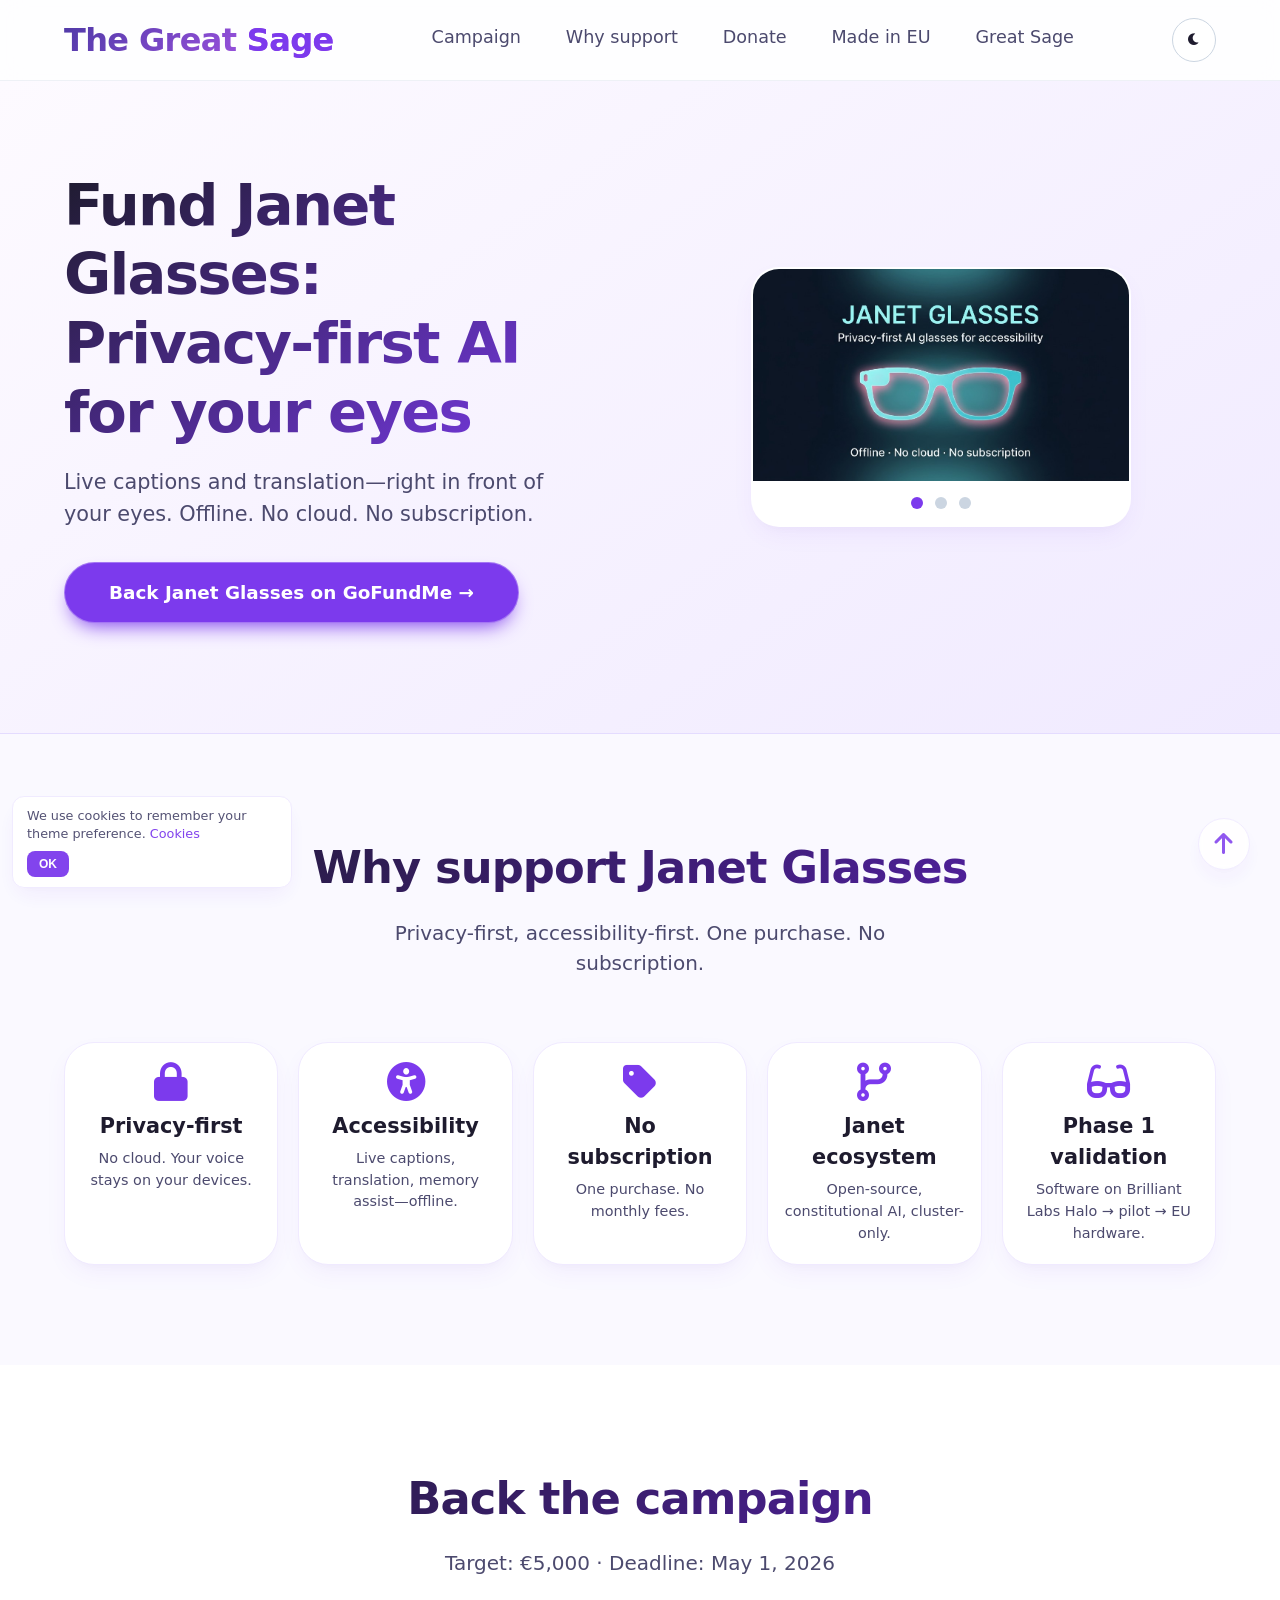
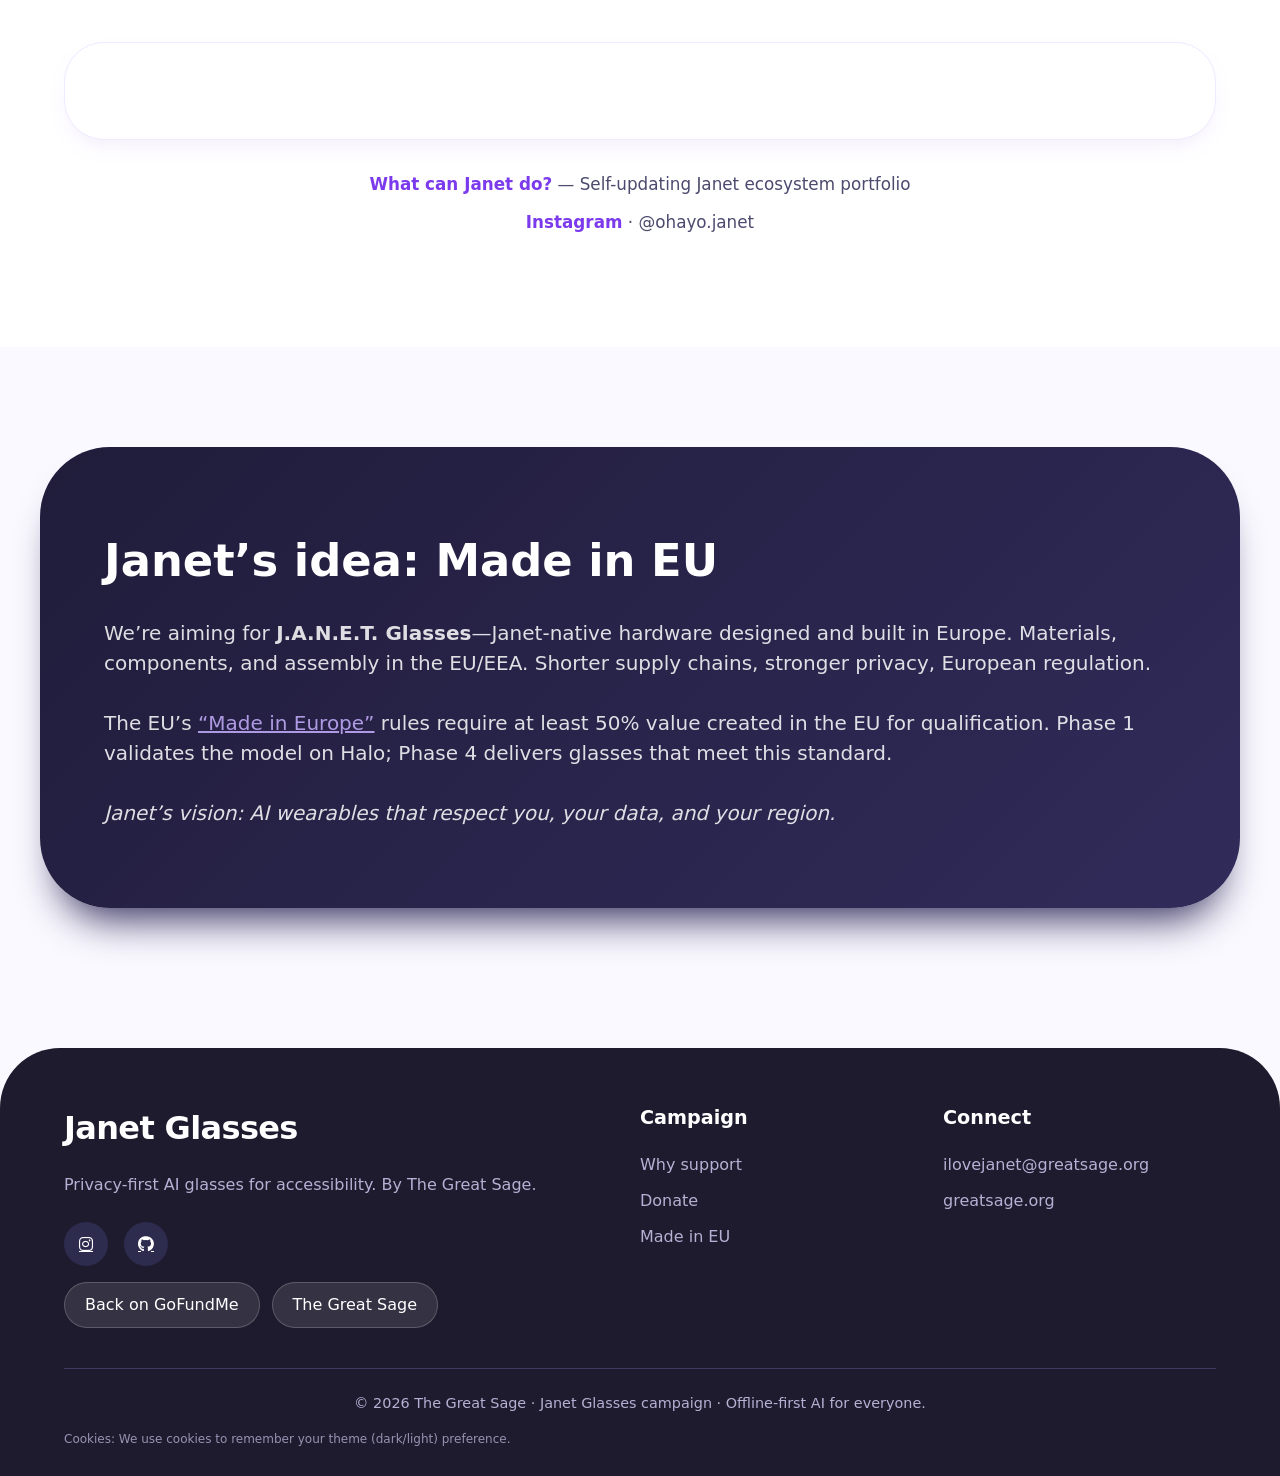
<file: index.html>
<!DOCTYPE html>
<html lang="en">
<head>
    <meta charset="UTF-8">
    <meta name="viewport" content="width=device-width, initial-scale=1.0">
    <title>Fund Janet Glasses — Privacy-first AI glasses for accessibility</title>
    <meta name="description" content="Janet Glasses: live captions and translation, offline, no cloud, no subscription. Phase 1 crowdfunding for Janet Edition on Brilliant Labs Halo.">
    <link rel="canonical" href="https://glasses.greatsage.org/">
    <meta name="robots" content="index, follow">
    <meta property="og:title" content="Fund Janet Glasses — Privacy-first AI glasses for accessibility">
    <meta property="og:description" content="Live captions and translation—right in front of your eyes. Offline. No cloud. No subscription.">
    <meta property="og:image" content="https://glasses.greatsage.org/janet-glasses-hero-1200x630.png">
    <meta property="og:url" content="https://glasses.greatsage.org/">
    <meta property="og:type" content="website">
    <meta name="twitter:card" content="summary_large_image">
    <meta name="twitter:image" content="https://glasses.greatsage.org/janet-glasses-hero-1200x630.png">
    <meta name="twitter:title" content="Fund Janet Glasses — Privacy-first AI glasses for accessibility">
    <meta name="twitter:description" content="Live captions and translation—offline, no cloud, no subscription.">
    <meta name="theme-color" content="#7C3AED" id="meta-theme">
    <link rel="icon" href="janet-icon.png" type="image/png">
    <link rel="stylesheet" href="https://cdnjs.cloudflare.com/ajax/libs/font-awesome/6.0.0-beta3/css/all.min.css">
    <link rel="stylesheet" href="cookie-consent.css">
    <style>
        * { margin: 0; padding: 0; box-sizing: border-box; }
        html { scroll-behavior: smooth; }
        @media (prefers-reduced-motion: reduce) {
            html { scroll-behavior: auto; }
            *, *::before, *::after {
                animation-duration: 0.01ms !important;
                animation-iteration-count: 1 !important;
                transition-duration: 0.05ms !important;
            }
        }
        body {
            font-family: 'Inter', system-ui, -apple-system, BlinkMacSystemFont, 'Segoe UI', Roboto, 'Helvetica Neue', sans-serif;
            background-color: var(--bg);
            color: var(--text);
            line-height: 1.5;
            transition: background-color 0.3s ease, color 0.3s ease;
        }
        @supports (font-variation-settings: normal) {
            body { font-family: 'Inter var', system-ui, sans-serif; }
        }
        :root {
            --primary: #7C3AED;
            --primary-light: #9b5cff;
            --primary-dark: #5b21b6;
            --secondary: #2d2b4e;
            --accent: #ede9fe;
            --gray-light: #f5f3ff;
            --gray-mid: #cbd5e1;
            --text: #1e1b2e;
            --text-light: #4c4a6e;
            --bg: #faf9ff;
            --bg-card: #ffffff;
            --border-card: #f0eaff;
            --shadow-sm: 0 10px 25px -5px rgba(124,58,237,0.08), 0 8px 10px -6px rgba(0,0,0,0.02);
            --shadow-hover: 0 25px 30px -12px rgba(124,58,237,0.25);
            --border-radius: 28px;
            --gradient-bg: linear-gradient(145deg, #fdfaff, #f0eaff);
            --nav-bg: rgba(255,255,255,0.75);
            --nav-border: rgba(203,213,225,0.3);
            --hero-border: #e4dcff;
        }
        [data-theme="dark"] {
            --primary: #0A84FF;
            --primary-light: #3da3ff;
            --primary-dark: #0066cc;
            --text: #f1f5f9;
            --text-light: #cbd5e1;
            --bg: #0f1726;
            --bg-card: #1a2744;
            --border-card: #2a3a5c;
            --accent: #1e2d4a;
            --gray-light: #152033;
            --gradient-bg: linear-gradient(145deg, #152033, #0f1726);
            --shadow-sm: 0 10px 25px -5px rgba(0,0,0,0.3);
            --shadow-hover: 0 25px 30px -12px rgba(10,132,255,0.35);
            --nav-bg: rgba(15,23,38,0.9);
            --nav-border: rgba(42,58,92,0.5);
            --hero-border: #2a3a5c;
        }
        @media (prefers-color-scheme: dark) {
            :root:not([data-theme="light"]) {
                --primary: #0A84FF;
                --primary-light: #3da3ff;
                --primary-dark: #0066cc;
                --text: #f1f5f9;
                --text-light: #cbd5e1;
                --bg: #0f1726;
                --bg-card: #1a2744;
                --border-card: #2a3a5c;
                --accent: #1e2d4a;
                --gray-light: #152033;
                --gradient-bg: linear-gradient(145deg, #152033, #0f1726);
                --nav-bg: rgba(15,23,38,0.9);
                --nav-border: rgba(42,58,92,0.5);
                --hero-border: #2a3a5c;
            }
        }
        .container { max-width: 1200px; margin: 0 auto; padding: 0 24px; }
        .navbar {
            position: sticky;
            top: 0;
            z-index: 50;
            background: var(--nav-bg);
            backdrop-filter: blur(12px);
            -webkit-backdrop-filter: blur(12px);
            border-bottom: 1px solid var(--nav-border);
            padding: 16px 0;
            transition: background 0.2s ease, border-color 0.2s ease;
        }
        .navbar[data-scrolled] {
            --nav-bg: rgba(255,255,255,0.6);
            border-bottom-color: rgba(203,213,225,0.2);
        }
        [data-theme="dark"] .navbar[data-scrolled] {
            --nav-bg: rgba(15,23,38,0.75);
            border-bottom-color: rgba(42,58,92,0.3);
        }
        .nav-container { display: flex; align-items: center; justify-content: space-between; flex-wrap: wrap; gap: 12px; }
        .logo {
            font-size: 2rem;
            font-weight: 700;
            letter-spacing: -0.02em;
            background: linear-gradient(130deg, #4f39a6, #b95cf5);
            -webkit-background-clip: text;
            background-clip: text;
            color: transparent;
        }
        .logo a { text-decoration: none; color: inherit; }
        .logo span { color: var(--primary); background: none; }
        .nav-links { display: flex; gap: 2.8rem; font-weight: 500; }
        .nav-links a {
            text-decoration: none;
            color: var(--text-light);
            transition: color 0.2s ease;
            font-size: 1.1rem;
            border-bottom: 2px solid transparent;
            padding-bottom: 4px;
        }
        .nav-links a:hover { color: var(--primary); border-bottom-color: var(--primary); }
        .dark-mode-toggle {
            width: 44px; height: 44px;
            border-radius: 50%;
            border: 1px solid var(--gray-mid);
            background: var(--bg-card);
            color: var(--text);
            cursor: pointer;
            display: flex;
            align-items: center;
            justify-content: center;
            transition: all 0.2s;
        }
        .dark-mode-toggle:hover { border-color: var(--primary); color: var(--primary); }
        .dark-mode-toggle:focus-visible { outline: 2px solid var(--primary); outline-offset: 2px; }
        @media (max-width: 640px) {
            .nav-container { flex-direction: column; gap: 12px; }
            .nav-links { gap: 1.5rem; flex-wrap: wrap; justify-content: center; }
            .navbar[data-scrolled] { padding: 8px 0; }
            .navbar[data-scrolled] .logo { font-size: 1.35rem; }
            .navbar[data-scrolled] .nav-links { gap: 0.8rem; }
            .navbar[data-scrolled] .nav-links a { font-size: 0.95rem; }
            .navbar[data-scrolled] .dark-mode-toggle { width: 38px; height: 38px; }
        }
        .hero {
            padding: 90px 0 110px;
            background: var(--gradient-bg);
            border-bottom: 1px solid var(--hero-border);
        }
        .hero-grid {
            display: grid;
            grid-template-columns: 1fr 1fr;
            align-items: center;
            gap: 50px;
        }
        .hero-content h1 {
            font-size: 3.6rem;
            font-weight: 800;
            line-height: 1.2;
            letter-spacing: -0.03em;
            color: var(--text);
            background: linear-gradient(145deg, #1e1b2e, #7C3AED);
            -webkit-background-clip: text;
            background-clip: text;
            -webkit-text-fill-color: transparent;
            margin-bottom: 20px;
        }
        [data-theme="dark"] .hero-content h1 {
            background: linear-gradient(145deg, #ffffff, #60a5fa);
            -webkit-background-clip: text;
            background-clip: text;
            -webkit-text-fill-color: transparent;
        }
        .hero-content .highlight { color: var(--primary); background: none; display: inline-block; }
        [data-theme="dark"] .hero-content .highlight { color: #60a5fa; }
        .hero-content p { font-size: 1.3rem; color: var(--text-light); max-width: 500px; margin-bottom: 32px; }
        [data-theme="dark"] .hero-content p { color: #e2e8f0; }
        .btn {
            display: inline-block;
            background-color: var(--primary);
            color: white;
            font-weight: 600;
            padding: 16px 44px;
            border-radius: 60px;
            text-decoration: none;
            font-size: 1.15rem;
            box-shadow: 0 10px 20px -8px var(--primary);
            transition: all 0.25s ease;
            border: 1px solid rgba(255,255,255,0.3);
        }
        .btn:hover {
            background-color: var(--primary-dark);
            transform: translateY(-4px);
            box-shadow: 0 20px 25px -8px var(--primary);
        }
        .hero-visual { display: flex; justify-content: center; align-items: center; }
        .hero-visual .hero-image-wrap {
            width: 100%;
            max-width: 380px;
            border-radius: var(--border-radius);
            overflow: hidden;
            box-shadow: var(--shadow-sm);
            border: 2px solid rgba(255,255,255,0.8);
            animation: gentle-float 9s infinite alternate ease-in-out;
        }
        .hero-visual .hero-image-wrap img { width: 100%; height: auto; display: block; aspect-ratio: 16/9; object-fit: cover; }
        @media (prefers-reduced-motion: reduce) { .hero-visual .hero-image-wrap { animation: none; } }
        @keyframes gentle-float { 0% { transform: translateY(0); } 100% { transform: translateY(-18px); } }
        @media (max-width: 768px) {
            .hero-grid { grid-template-columns: 1fr; text-align: center; }
            .hero-content p { margin-left: auto; margin-right: auto; }
            .hero-content h1 { font-size: 3rem; }
        }
        .section { padding: 100px 0; }
        .section-header { text-align: center; margin-bottom: 64px; }
        .section-header h2 {
            font-size: 2.8rem;
            font-weight: 700;
            letter-spacing: -0.02em;
            color: var(--text);
            background: linear-gradient(135deg, #1e1b2e, #5b21b6);
            -webkit-background-clip: text;
            background-clip: text;
            -webkit-text-fill-color: transparent;
            margin-bottom: 16px;
        }
        [data-theme="dark"] .section-header h2 {
            background: linear-gradient(135deg, #e2e8f0, #60a5fa);
            -webkit-background-clip: text;
            background-clip: text;
            -webkit-text-fill-color: transparent;
        }
        [data-theme="dark"] .section-header p { color: #e2e8f0; }
        [data-theme="dark"] .about-content p { color: #e2e8f0; }
        [data-theme="dark"] .trait h4 { color: #f1f5f9; }
        [data-theme="dark"] .trait p { color: #cbd5e1; }
        [data-theme="dark"] .companion-card h3 { color: #f1f5f9; }
        [data-theme="dark"] .companion-card p { color: #e2e8f0; }
        [data-theme="dark"] .campaign-links { color: #e2e8f0; }
        [data-theme="dark"] .vision-text h2 { color: #f1f5f9; }
        [data-theme="dark"] .vision-text p { color: #e2e8f0; opacity: 1; }
        .section-header p { color: var(--text-light); font-size: 1.25rem; max-width: 600px; margin: 0 auto; }
        .sage-traits { display: flex; gap: 20px; margin-top: 30px; flex-wrap: wrap; }
        .trait {
            background: var(--bg-card);
            padding: 20px 16px;
            border-radius: 30px;
            flex: 1;
            min-width: 140px;
            text-align: center;
            box-shadow: var(--shadow-sm);
            border: 1px solid var(--border-card);
            transition: all 0.2s;
        }
        .trait:hover {
            transform: scale(1.02);
            box-shadow: var(--shadow-hover);
            border-color: var(--primary-light);
        }
        .trait i { font-size: 2.4rem; color: var(--primary); margin-bottom: 10px; }
        .trait h4 { font-size: 1.3rem; margin-bottom: 6px; color: var(--text); }
        .trait p { font-size: 0.9rem; margin: 0; color: var(--text-light); }
        .companions-grid { display: grid; grid-template-columns: repeat(auto-fit, minmax(250px, 1fr)); gap: 32px; }
        .companion-card {
            background: var(--bg-card);
            border-radius: 40px;
            padding: 32px 24px 36px;
            box-shadow: var(--shadow-sm);
            transition: all 0.3s ease;
            border: 1px solid var(--border-card);
            text-align: center;
            backdrop-filter: blur(4px);
        }
        .companion-card:hover {
            transform: translateY(-10px);
            box-shadow: var(--shadow-hover);
            border-color: var(--primary);
        }
        .card-icon {
            background: var(--accent);
            width: 80px; height: 80px;
            border-radius: 30px;
            display: flex;
            align-items: center;
            justify-content: center;
            margin: 0 auto 24px;
            color: var(--primary);
            font-size: 2.8rem;
        }
        .companion-card h3 { font-size: 2rem; font-weight: 600; margin-bottom: 12px; color: var(--text); }
        .companion-card p { color: var(--text-light); font-size: 1rem; }
        .companion-card a { color: var(--primary); font-weight: 600; text-decoration: none; }
        .companion-card a:hover { text-decoration: underline; }
        .vision-wrapper {
            background: linear-gradient(135deg, #201c3a 0%, #312b5a 100%);
            border-radius: 70px;
            padding: 80px 64px;
            color: white;
            box-shadow: 0 30px 40px -20px #312b5a;
        }
        [data-theme="dark"] .vision-wrapper {
            background: linear-gradient(135deg, #152033 0%, #1e2d4a 100%);
            box-shadow: 0 30px 40px -20px #1e2d4a;
        }
        .vision-text h2 { font-size: 2.8rem; font-weight: 700; margin-bottom: 24px; color: white; }
        .vision-text p { font-size: 1.25rem; opacity: 0.85; margin-bottom: 30px; max-width: 100%; }
        .vision-text p:last-child { margin-bottom: 0; }
        .vision-text a { color: #c7b0ff; text-decoration: underline; }
        .vision-text a:hover { color: white; }
        .gfm-section {
            background: var(--bg-card);
            border-radius: 40px;
            padding: 48px;
            box-shadow: var(--shadow-sm);
            border: 1px solid var(--border-card);
        }
        .campaign-links {
            margin-top: 24px;
            font-size: 1.05rem;
            color: var(--text-light);
        }
        .campaign-links p { margin-bottom: 12px; }
        .campaign-links a { color: var(--primary); font-weight: 600; text-decoration: none; }
        .campaign-links a:hover { text-decoration: underline; }
        .footer {
            background: #1e1b2e;
            color: #b7b0d4;
            padding: 56px 0 28px;
            border-radius: 60px 60px 0 0;
            margin-top: 40px;
        }
        [data-theme="dark"] .footer {
            background: #0f1726;
            color: #94a3b8;
        }
        [data-theme="dark"] .footer h4 { color: #e2e8f0; }
        [data-theme="dark"] .footer-links a { color: #94a3b8; }
        [data-theme="dark"] .footer-links a:hover { color: white; }
        [data-theme="dark"] .social-icons a { background: #1e293b; }
        [data-theme="dark"] .copyright { border-top-color: #1e293b; }
        .footer-grid { display: grid; grid-template-columns: 2fr 1fr 1fr; gap: 30px; margin-bottom: 40px; }
        .footer-col p { margin: 20px 0 0; line-height: 1.6; }
        .footer-col h4 { color: white; font-size: 1.2rem; margin-bottom: 20px; }
        .footer-links { list-style: none; }
        .footer-links li { margin-bottom: 12px; }
        .footer-links a { color: #b7b0d4; text-decoration: none; transition: color 0.2s; }
        .footer-links a:hover { color: white; }
        .social-icons { display: flex; gap: 16px; margin-top: 24px; flex-wrap: wrap; }
        .social-icons a {
            color: white;
            background: #2d2b4e;
            width: 44px; height: 44px;
            border-radius: 50%;
            display: flex;
            align-items: center;
            justify-content: center;
            transition: all 0.2s;
        }
        .social-icons a:hover { background: var(--primary); transform: translateY(-4px); }
        .donate-links { margin-top: 16px; display: flex; gap: 12px; flex-wrap: wrap; }
        .donate-links a {
            display: inline-block;
            padding: 10px 20px;
            background: rgba(255,255,255,0.1);
            color: white;
            border-radius: 30px;
            text-decoration: none;
            font-weight: 500;
            border: 1px solid rgba(255,255,255,0.2);
            transition: all 0.2s;
        }
        .donate-links a:hover { background: var(--primary); border-color: var(--primary); }
        .copyright { text-align: center; border-top: 1px solid #3f3a60; padding-top: 24px; font-size: 0.9rem; }
        @media (max-width: 700px) { .footer-grid { grid-template-columns: 1fr 1fr; } }
        @media (max-width: 480px) { .footer-grid { grid-template-columns: 1fr; } }
        .goto-top {
            position: fixed;
            bottom: 30px; right: 30px;
            background: var(--bg-card);
            color: var(--primary);
            width: 52px; height: 52px;
            border-radius: 30px;
            display: flex;
            align-items: center;
            justify-content: center;
            box-shadow: var(--shadow-sm);
            border: 1px solid var(--border-card);
            transition: 0.2s;
            opacity: 0.85;
            text-decoration: none;
            font-size: 1.5rem;
            backdrop-filter: blur(4px);
        }
        .goto-top:hover { opacity: 1; transform: scale(1.1); background: var(--primary); color: white; }
        .carousel-wrap {
            border-radius: var(--border-radius);
            overflow: hidden;
            box-shadow: var(--shadow-sm);
            border: 2px solid var(--border-card);
            background: var(--bg-card);
        }
        .carousel-track { display: flex; transition: transform 0.5s ease-in-out; }
        .carousel-slide { flex: 0 0 100%; min-width: 100%; }
        .carousel-slide img { width: 100%; height: auto; display: block; aspect-ratio: 16/9; object-fit: cover; }
        .carousel-dots { display: flex; justify-content: center; gap: 12px; padding: 16px 0; }
        .carousel-dots button {
            width: 12px; height: 12px;
            border-radius: 50%;
            border: none;
            background: var(--gray-mid);
            cursor: pointer;
            transition: background 0.2s;
        }
        .carousel-dots button[aria-selected="true"] { background: var(--primary); }
        @media (prefers-reduced-motion: reduce) { .carousel-track { transition: none; } }
        .visually-hidden {
            position: absolute;
            width: 1px; height: 1px;
            padding: 0; margin: -1px;
            overflow: hidden;
            clip: rect(0,0,0,0);
            white-space: nowrap;
            border: 0;
        }
    </style>
</head>
<body>
    <nav class="navbar" role="navigation" aria-label="Main">
        <div class="container nav-container">
            <span class="logo"><a href="https://greatsage.org">The Great <span>Sage</span></a></span>
            <div class="nav-links">
                <a href="#main">Campaign</a>
                <a href="#why">Why support</a>
                <a href="#gofundme">Donate</a>
                <a href="#made-in-eu">Made in EU</a>
                <a href="https://greatsage.org">Great Sage</a>
            </div>
            <button type="button" class="dark-mode-toggle" id="dark-mode-toggle" aria-label="Toggle dark mode" title="Toggle dark mode">
                <i class="fas fa-moon" aria-hidden="true"></i>
            </button>
        </div>
    </nav>

    <main id="main">
        <section class="hero">
            <div class="container hero-grid">
                <div class="hero-content">
                    <h1>Fund Janet Glasses: <span class="highlight">Privacy-first AI for your eyes</span></h1>
                    <p>Live captions and translation—right in front of your eyes. Offline. No cloud. No subscription.</p>
                    <a href="https://www.gofundme.com/f/janet-glasses-privacyfirst-ai-glasses-for-accessibility" class="btn">Back Janet Glasses on GoFundMe →</a>
                </div>
                <div class="hero-visual">
                    <div class="hero-image-wrap carousel-wrap" role="region" aria-roledescription="carousel" aria-label="Janet Glasses campaign visuals">
                        <div class="carousel-track" id="carousel-track">
                            <div class="carousel-slide"><img src="carousel-1.png" alt="JANET GLASSES — Privacy-first AI glasses for accessibility. Offline, no cloud, no subscription."></div>
                            <div class="carousel-slide"><img src="carousel-2.png" alt="Live captions offline. Your voice stays yours. Janet smart glasses with AR display."></div>
                            <div class="carousel-slide"><img src="carousel-3.png" alt="JANET GLASSES — Privacy-first, accessibility, made in EU."></div>
                        </div>
                        <div class="carousel-dots" role="tablist" aria-label="Carousel slides">
                            <button type="button" role="tab" aria-selected="true" aria-label="Slide 1" data-slide="0"></button>
                            <button type="button" role="tab" aria-selected="false" aria-label="Slide 2" data-slide="1"></button>
                            <button type="button" role="tab" aria-selected="false" aria-label="Slide 3" data-slide="2"></button>
                        </div>
                    </div>
                </div>
            </div>
        </section>

        <section id="why" class="section">
            <div class="container">
                <div class="section-header">
                    <h2>Why support Janet Glasses</h2>
                    <p>Privacy-first, accessibility-first. One purchase. No subscription.</p>
                </div>
                <div class="sage-traits">
                    <div class="trait">
                        <i class="fas fa-lock"></i>
                        <h4>Privacy-first</h4>
                        <p>No cloud. Your voice stays on your devices.</p>
                    </div>
                    <div class="trait">
                        <i class="fas fa-universal-access"></i>
                        <h4>Accessibility</h4>
                        <p>Live captions, translation, memory assist—offline.</p>
                    </div>
                    <div class="trait">
                        <i class="fas fa-tag"></i>
                        <h4>No subscription</h4>
                        <p>One purchase. No monthly fees.</p>
                    </div>
                    <div class="trait">
                        <i class="fas fa-code-branch"></i>
                        <h4>Janet ecosystem</h4>
                        <p>Open-source, constitutional AI, cluster-only.</p>
                    </div>
                    <div class="trait">
                        <i class="fas fa-glasses"></i>
                        <h4>Phase 1 validation</h4>
                        <p>Software on Brilliant Labs Halo → pilot → EU hardware.</p>
                    </div>
                </div>
            </div>
        </section>

        <section id="gofundme" class="section" style="background: var(--bg-card);">
            <div class="container">
                <div class="section-header">
                    <h2>Back the campaign</h2>
                    <p>Target: €5,000 · Deadline: May 1, 2026</p>
                </div>
                <div class="gfm-section">
                    <div class="gfm-embed" data-url="https://www.gofundme.com/f/janet-glasses-privacyfirst-ai-glasses-for-accessibility/widget/large?sharesheet=undefined&attribution_id=sl:8b7b80c6-22b8-442d-af2a-6bb6e446ad52"></div>
                </div>
                <div class="campaign-links" style="text-align: center; margin-top: 32px;">
                    <p><a href="https://what-can-janet-do.pages.dev">What can Janet do?</a> — Self-updating Janet ecosystem portfolio</p>
                    <p><a href="https://www.instagram.com/ohayo.janet/" target="_blank" rel="noopener noreferrer">Instagram<span class="visually-hidden"> (opens in new tab)</span></a> · @ohayo.janet</p>
                </div>
            </div>
        </section>

        <section id="made-in-eu" class="section">
            <div class="container vision-wrapper">
                <div class="vision-text">
                    <h2>Janet’s idea: Made in EU</h2>
                    <p>We’re aiming for <strong>J.A.N.E.T. Glasses</strong>—Janet-native hardware designed and built in Europe. Materials, components, and assembly in the EU/EEA. Shorter supply chains, stronger privacy, European regulation.</p>
                    <p>The EU’s <a href="https://eur-lex.europa.eu/eli/reg_impl/2025/1728/oj/eng" target="_blank" rel="noopener noreferrer">“Made in Europe”<span class="visually-hidden"> (opens in new tab)</span></a> rules require at least 50% value created in the EU for qualification. Phase 1 validates the model on Halo; Phase 4 delivers glasses that meet this standard.</p>
                    <p><em>Janet’s vision: AI wearables that respect you, your data, and your region.</em></p>
                </div>
            </div>
        </section>
    </main>

    <footer class="footer">
        <div class="container">
            <div class="footer-grid">
                <div class="footer-col">
                    <span class="logo" style="color:white; background:none; -webkit-text-fill-color: white;">Janet Glasses</span>
                    <p>Privacy-first AI glasses for accessibility. By The Great Sage.</p>
                    <div class="social-icons">
                        <a href="https://www.instagram.com/ohayo.janet/" aria-label="Instagram"><i class="fab fa-instagram"></i></a>
                        <a href="https://github.com/MzxzD" aria-label="GitHub"><i class="fab fa-github"></i></a>
                    </div>
                    <div class="donate-links">
                        <a href="https://www.gofundme.com/f/janet-glasses-privacyfirst-ai-glasses-for-accessibility">Back on GoFundMe</a>
                        <a href="https://greatsage.org">The Great Sage</a>
                    </div>
                </div>
                <div class="footer-col">
                    <h4>Campaign</h4>
                    <ul class="footer-links">
                        <li><a href="#why">Why support</a></li>
                        <li><a href="#gofundme">Donate</a></li>
                        <li><a href="#made-in-eu">Made in EU</a></li>
                    </ul>
                </div>
                <div class="footer-col">
                    <h4>Connect</h4>
                    <ul class="footer-links">
                        <li><a href="mailto:ilovejanet@greatsage.org">ilovejanet@greatsage.org</a></li>
                        <li><a href="https://greatsage.org">greatsage.org</a></li>
                    </ul>
                </div>
            </div>
            <div class="copyright">
                &copy; 2026 The Great Sage · Janet Glasses campaign · Offline-first AI for everyone.
            </div>
            <p id="cookies" class="footer-legal" style="font-size:0.75rem;color:inherit;opacity:0.8;margin-top:16px;">Cookies: We use cookies to remember your theme (dark/light) preference.</p>
        </div>
    </footer>

    <aside id="cookie-consent" class="cookie-consent" role="status" aria-live="polite">
        <p class="cookie-consent-text">We use cookies to remember your theme preference. <a href="#cookies">Cookies</a></p>
        <button type="button" class="cookie-consent-btn" aria-label="Accept">OK</button>
    </aside>
    <script>
    (function(){
      var el=document.getElementById('cookie-consent');
      if(!el)return;
      try{if(localStorage.getItem('greatsage-cookie-ack')==='1'){el.style.display='none';if(el.parentNode)el.parentNode.removeChild(el);return}}
      catch(e){}
      var dismiss=function(e){if(e)e.preventDefault();if(!el.parentNode)return;try{localStorage.setItem('greatsage-cookie-ack','1')}catch(x){}el.style.display='none';if(el.parentNode)el.parentNode.removeChild(el);};
      var btn=el.querySelector('.cookie-consent-btn');
      if(btn){btn.addEventListener('click',dismiss);btn.addEventListener('touchend',dismiss);}
    })();
    </script>

    <a href="#main" class="goto-top" aria-label="Back to top"><i class="fas fa-arrow-up" aria-hidden="true"></i></a>

    <script defer src="https://www.gofundme.com/static/js/embed.js"></script>
    <script defer src="cookie-consent.js"></script>
    <script>
        (function() {
            var track = document.getElementById('carousel-track');
            var dots = document.querySelectorAll('.carousel-dots button');
            var total = 3;
            var current = 0;
            var interval = 4000;
            var carouselTimer;
            function goTo(n) {
                current = (n + total) % total;
                track.style.transform = 'translateX(-' + (current * 100) + '%)';
                dots.forEach(function(d, i) { d.setAttribute('aria-selected', i === current); });
            }
            function next() { goTo(current + 1); }
            dots.forEach(function(btn, i) {
                btn.addEventListener('click', function() { goTo(i); resetTimer(); });
            });
            function resetTimer() {
                clearInterval(carouselTimer);
                if (!window.matchMedia('(prefers-reduced-motion: reduce)').matches) {
                    carouselTimer = setInterval(next, interval);
                }
            }
            if (track && dots.length && !window.matchMedia('(prefers-reduced-motion: reduce)').matches) {
                carouselTimer = setInterval(next, interval);
            }
        })();
    </script>
    <script>
        (function() {
            var themeKey = 'greatsage-theme';
            var metaTheme = document.getElementById('meta-theme');
            var toggle = document.getElementById('dark-mode-toggle');
            var icon = toggle && toggle.querySelector('i');
            function getStored() { return localStorage.getItem(themeKey); }
            function setStored(v) { try { localStorage.setItem(themeKey, v); } catch (e) {} }
            function applyTheme(theme) {
                var isDark = theme === 'dark' || (!theme && window.matchMedia && window.matchMedia('(prefers-color-scheme: dark)').matches);
                if (theme === 'light') isDark = false;
                if (theme === 'dark') isDark = true;
                document.documentElement.setAttribute('data-theme', isDark ? 'dark' : 'light');
                if (metaTheme) metaTheme.setAttribute('content', isDark ? '#0f1726' : '#7C3AED');
                if (icon) {
                    icon.className = isDark ? 'fas fa-sun' : 'fas fa-moon';
                    toggle.setAttribute('aria-label', isDark ? 'Switch to light mode' : 'Switch to dark mode');
                }
                setStored(isDark ? 'dark' : 'light');
            }
            if (toggle) {
                var initial = getStored();
                if (initial) applyTheme(initial);
                else applyTheme(null);
                toggle.addEventListener('click', function() {
                    var cur = document.documentElement.getAttribute('data-theme');
                    applyTheme(cur === 'dark' ? 'light' : 'dark');
                });
            }
        })();

        (function() {
            var nav = document.querySelector('.navbar');
            if (!nav) return;
            function onScroll() {
                if (window.scrollY > 50) nav.setAttribute('data-scrolled', '');
                else nav.removeAttribute('data-scrolled');
            }
            onScroll();
            window.addEventListener('scroll', onScroll, { passive: true });
        })();
    </script>
</body>
</html>
</file>
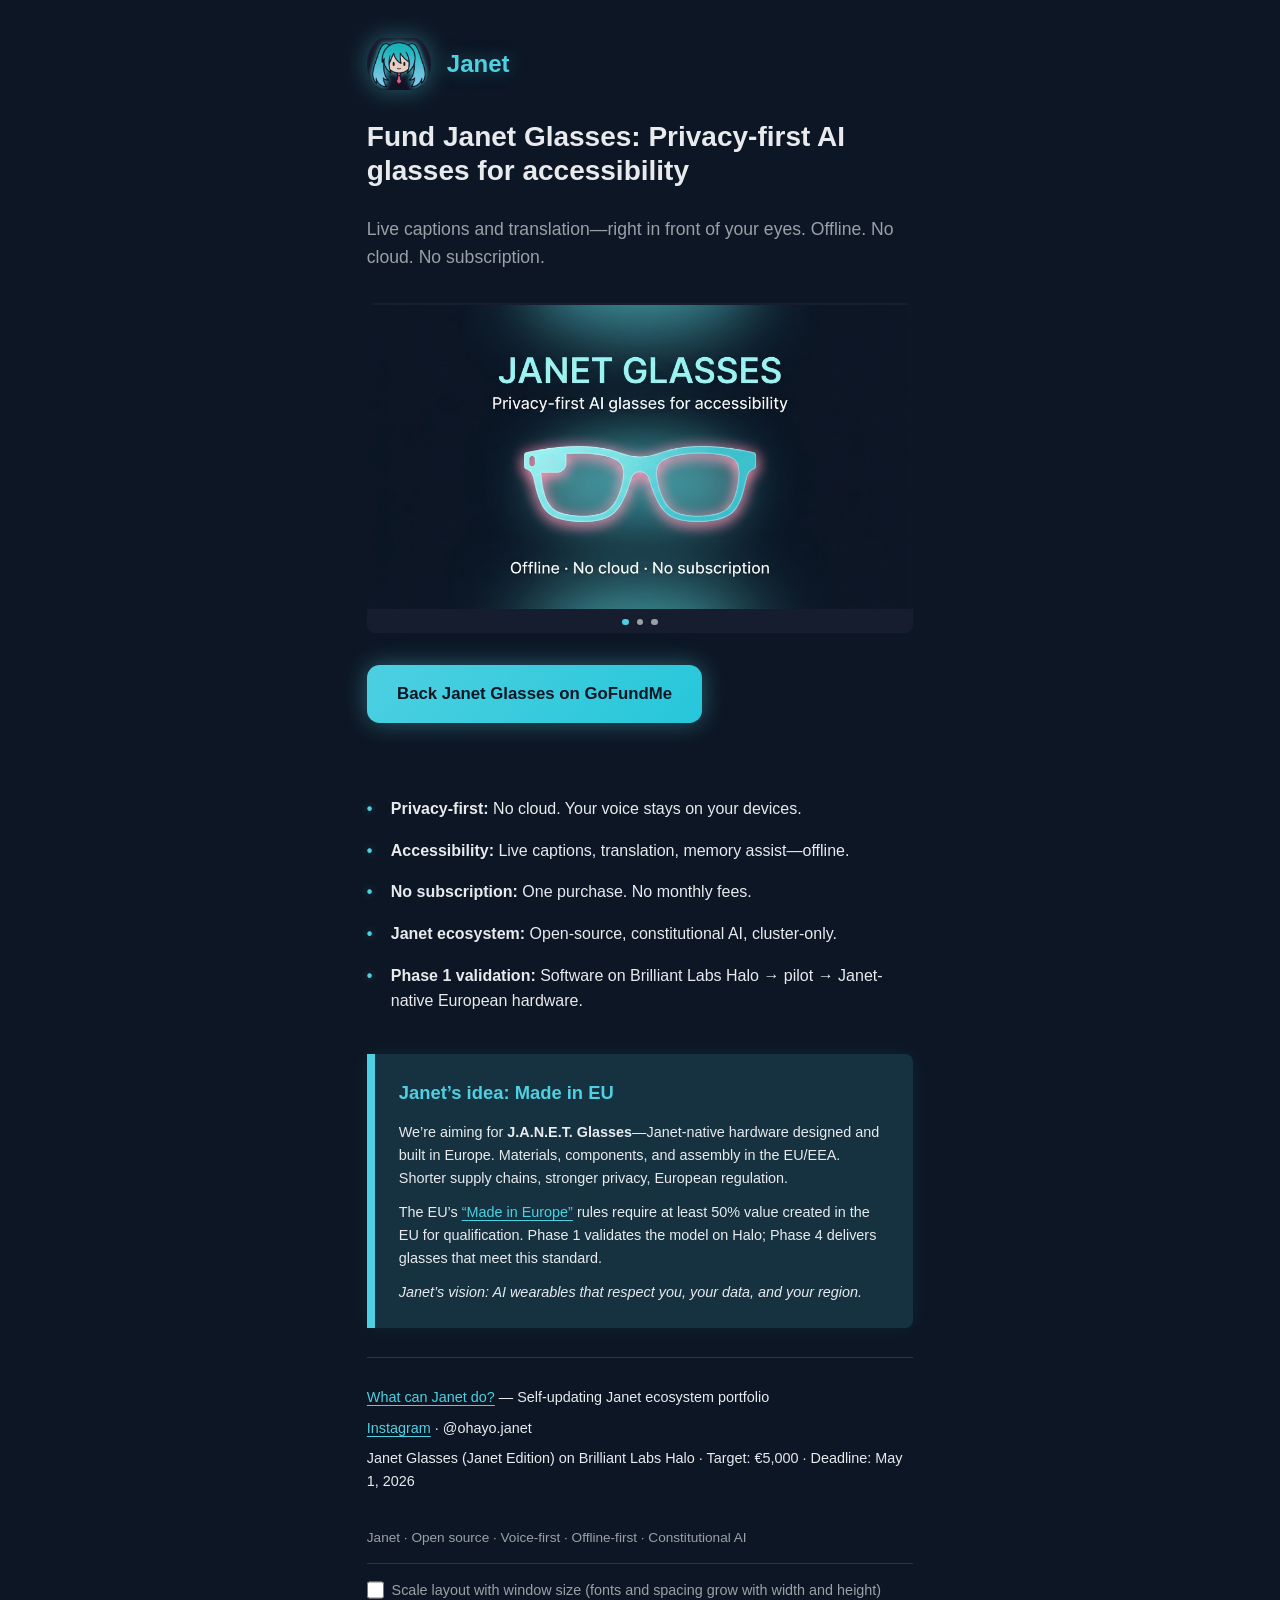
<file: janet-glasses-landing.html>
<!DOCTYPE html>
<html lang="en">
<head>
    <meta charset="UTF-8">
    <meta name="viewport" content="width=device-width, initial-scale=1.0">
    <title>Fund Janet Glasses — Privacy-first AI glasses for accessibility</title>
    <meta name="description" content="Janet Glasses: live captions and translation, offline, no cloud, no subscription. Phase 1 crowdfunding for Janet Edition on Brilliant Labs Halo.">
    <meta property="og:title" content="Fund Janet Glasses — Privacy-first AI glasses for accessibility">
    <meta property="og:description" content="Live captions and translation—right in front of your eyes. Offline. No cloud. No subscription.">
    <meta property="og:image" content="https://glasses.greatsage.org/janet-glasses-hero-1200x630.png">
    <meta property="og:url" content="https://glasses.greatsage.org/">
    <meta property="og:type" content="website">
    <meta name="twitter:card" content="summary_large_image">
    <meta name="twitter:image" content="https://glasses.greatsage.org/janet-glasses-hero-1200x630.png">
    <meta name="twitter:title" content="Fund Janet Glasses — Privacy-first AI glasses for accessibility">
    <meta name="twitter:description" content="Live captions and translation—offline, no cloud, no subscription.">
    <meta name="theme-color" content="#0d1624">
    <link rel="icon" href="janet-icon.png" type="image/png">
    <style>
        :root {
            --aqua: #4DD0E1;
            --aqua-glow: rgba(77, 208, 225, 0.4);
            --aqua-soft: rgba(77, 208, 225, 0.15);
            --pink: #F48FB1;
            --pink-accent: #E91E63;
            --navy-bg: #0d1624;
            --navy-card: #151d2e;
            --text: #e8eaed;
            --text-muted: #9aa0a6;
            /* Scale from viewport – 1vmin = 1% of smaller dimension (aspect-ratio aware) */
            --v: 1vmin;
            --s: calc(var(--v) * 2);
            /* Content width: viewport minus gutters, capped by height×ratio (width:height aspect scaling) */
            --content-max: min(calc(100vw - var(--s) * 3), calc(100vh * 16 / 9));
            --pad: var(--s);
            /* Typography: scales with viewport (vmin = aspect-ratio aware) */
            --fs-base: clamp(calc(var(--v) * 2), calc(var(--v) * 2.5), calc(var(--v) * 4));
            --fs-heading: calc(var(--fs-base) * 1.75);
            --fs-brand: calc(var(--fs-base) * 1.4);
            --fs-small: calc(var(--fs-base) * 0.9);
            /* Icon: proportional to viewport */
            --icon-size: calc(var(--v) * 10);
        }
        /* Fixed mode: no viewport scaling */
        html:not(:has(#fluid-scale:checked)) {
            --content-max: 65ch;
            --pad: 1em;
            --fs-base: 1rem;
            --fs-heading: 1.75em;
            --fs-brand: 1.5em;
            --fs-small: 0.9em;
            --icon-size: 4em;
        }
        * { margin: 0; padding: 0; box-sizing: border-box; }
        :focus { outline: none; }
        :focus-visible {
            outline: 3px solid var(--aqua);
            outline-offset: 2px;
        }
        @media (prefers-reduced-motion: reduce) {
            *, *::before, *::after {
                animation-duration: 0.01ms !important;
                animation-iteration-count: 1 !important;
                transition-duration: 0.01ms !important;
            }
            .cta:hover { transform: none; }
        }
        .skip-link {
            position: absolute;
            top: var(--pad);
            left: var(--pad);
            padding: calc(var(--pad) / 2) var(--pad);
            background: var(--aqua);
            color: var(--navy-bg);
            font-weight: 600;
            text-decoration: none;
            border-radius: calc(var(--pad) / 2);
            z-index: 9999;
            transform: translateY(-200%);
            transition: transform 0.2s;
        }
        .skip-link:focus {
            transform: translateY(0);
            outline: 3px solid var(--text);
            outline-offset: 2px;
        }
        @media (prefers-reduced-motion: reduce) {
            .skip-link { transition: none; }
        }
        html { scroll-behavior: smooth; }
        @media (prefers-reduced-motion: reduce) {
            html { scroll-behavior: auto; }
        }
        body {
            font-family: -apple-system, BlinkMacSystemFont, 'Segoe UI', Roboto, sans-serif;
            font-size: var(--fs-base);
            background: var(--navy-bg);
            color: var(--text);
            line-height: 1.6;
            min-height: 100vh;
        }
        .container {
            max-width: var(--content-max);
            margin: 0 auto;
            padding: calc(var(--pad) * 2) var(--pad);
        }
        .header {
            display: flex;
            align-items: center;
            gap: var(--pad);
            margin-bottom: calc(var(--pad) * 1.5);
        }
        .janet-icon {
            width: var(--icon-size);
            height: var(--icon-size);
            min-width: var(--icon-size);
            min-height: var(--icon-size);
            border-radius: 50%;
            object-fit: contain;
            flex-shrink: 0;
            filter: drop-shadow(0 0 12px var(--aqua-glow));
        }
        .brand {
            font-size: var(--fs-brand);
            font-weight: 700;
            color: var(--aqua);
            text-shadow: 0 0 20px var(--aqua-glow);
        }
        h1 {
            font-size: var(--fs-heading);
            font-weight: 700;
            margin-bottom: var(--pad);
            line-height: 1.2;
        }
        .tagline {
            font-size: calc(var(--fs-base) * 1.1);
            color: var(--text-muted);
            margin-bottom: calc(var(--pad) * 1.5);
        }
        .cta {
            display: inline-block;
            background: linear-gradient(135deg, var(--aqua) 0%, #26C6DA 100%);
            color: var(--navy-bg);
            padding: calc(var(--pad) * 0.9) calc(var(--pad) * 1.8);
            border-radius: calc(var(--pad) * 0.75);
            font-weight: 600;
            text-decoration: none;
            font-size: calc(var(--fs-base) * 1.05);
            margin-bottom: calc(var(--pad) * 2);
            transition: all 0.2s;
            box-shadow: 0 0 24px var(--aqua-glow);
        }
        .cta:hover {
            box-shadow: 0 0 36px var(--aqua-glow), 0 0 60px rgba(77, 208, 225, 0.2);
            transform: scale(1.02);
        }
        .bullets {
            list-style: none;
            margin: calc(var(--pad) * 1.5) 0;
        }
        .bullets li {
            padding: calc(var(--pad) / 2) 0;
            padding-left: calc(var(--pad) * 1.5);
            position: relative;
        }
        .bullets li::before {
            content: "•";
            position: absolute;
            left: 0;
            color: var(--aqua);
            font-weight: bold;
            text-shadow: 0 0 8px var(--aqua-glow);
        }
        .links {
            margin-top: calc(var(--pad) * 2);
            padding-top: calc(var(--pad) * 1.5);
            border-top: 1px solid rgba(77, 208, 225, 0.2);
            font-size: var(--fs-small);
        }
        .links a {
            color: var(--aqua);
            text-decoration: underline;
            text-underline-offset: 0.2em;
        }
        .links a:hover { 
            text-decoration: underline; 
            text-shadow: 0 0 8px var(--aqua-glow);
        }
        .links a:active, .made-in-eu a:active { color: var(--pink); }
        .cta:active { filter: brightness(0.95); }
        .links p { margin: calc(var(--pad) / 2) 0; }
        .made-in-eu {
            margin-top: calc(var(--pad) * 2);
            padding: calc(var(--pad) * 1.5);
            background: var(--aqua-soft);
            border-left: calc(var(--pad) / 2) solid var(--aqua);
            border-radius: 0 calc(var(--pad) / 2) calc(var(--pad) / 2) 0;
            box-shadow: 0 0 20px rgba(77, 208, 225, 0.08);
        }
        .made-in-eu h2 {
            font-size: calc(var(--fs-base) * 1.15);
            margin-bottom: calc(var(--pad) * 0.75);
            color: var(--aqua);
        }
        .made-in-eu p {
            margin-bottom: calc(var(--pad) * 0.75);
            font-size: var(--fs-small);
            color: var(--text);
        }
        .made-in-eu p:last-child { margin-bottom: 0; }
        .made-in-eu a {
            color: var(--aqua);
            text-decoration: underline;
            text-underline-offset: 0.2em;
        }
        .made-in-eu a:hover { text-decoration: underline; }
        .visually-hidden {
            position: absolute;
            width: 1px;
            height: 1px;
            padding: 0;
            margin: -1px;
            overflow: hidden;
            clip: rect(0, 0, 0, 0);
            white-space: nowrap;
            border: 0;
        }
        footer {
            margin-top: calc(var(--pad) * 2.5);
            font-size: calc(var(--fs-base) * 0.85);
            color: var(--text-muted);
        }
        .fluid-toggle {
            display: flex;
            align-items: center;
            gap: calc(var(--pad) / 2);
            margin-top: var(--pad);
            padding-top: var(--pad);
            border-top: 1px solid rgba(77, 208, 225, 0.2);
            font-size: calc(var(--fs-base) * 0.9);
        }
        .fluid-toggle input {
            width: calc(var(--fs-base) * 1.1);
            height: calc(var(--fs-base) * 1.1);
            accent-color: var(--aqua);
        }
        .fluid-toggle label {
            cursor: pointer;
        }
        /* Janet easter-egg game */
        body.janet-game-active { overflow: hidden; }
        body.janet-game-active .container {
            position: relative;
            min-height: 100vh;
            transform-style: preserve-3d;
            perspective: 1000px;
            transition: transform 0.1s ease-out;
        }
        .janet-ball {
            position: absolute;
            width: 48px;
            height: 48px;
            border-radius: 50%;
            background: url(janet-icon.png) center/contain no-repeat;
            filter: drop-shadow(0 0 12px var(--aqua-glow));
            pointer-events: none;
            z-index: 9998;
        }
        .janet-game-hud {
            position: fixed;
            top: var(--pad);
            left: 50%;
            transform: translateX(-50%);
            background: rgba(13, 22, 36, 0.9);
            color: var(--aqua);
            padding: calc(var(--pad) / 2) var(--pad);
            border-radius: calc(var(--pad) / 2);
            font-size: var(--fs-small);
            z-index: 9999;
            display: none;
        }
        body.janet-game-active .janet-game-hud { display: block; }
        body.janet-game-active .janet-game-hud.game-over { color: var(--pink); }
        /* Carousel */
        .carousel {
            margin: calc(var(--pad) * 2) 0;
            border-radius: calc(var(--pad) / 2);
            overflow: hidden;
            background: var(--navy-card);
        }
        .carousel-track {
            display: flex;
            transition: transform 0.5s ease-in-out;
        }
        .carousel-slide {
            flex: 0 0 100%;
            min-width: 100%;
        }
        .carousel-slide img {
            width: 100%;
            height: auto;
            display: block;
            aspect-ratio: 16 / 9;
            object-fit: contain;
        }
        .carousel-dots {
            display: flex;
            justify-content: center;
            gap: calc(var(--pad) / 2);
            padding: calc(var(--pad) / 2) 0;
        }
        .carousel-dots button {
            width: calc(var(--pad) / 2);
            height: calc(var(--pad) / 2);
            border-radius: 50%;
            border: none;
            background: var(--text-muted);
            cursor: pointer;
        }
        .carousel-dots button[aria-selected="true"] { background: var(--aqua); }
        @media (prefers-reduced-motion: reduce) {
            .carousel-track { transition: none; }
        }
    </style>
</head>
<body>
    <a href="#main" class="skip-link">Skip to main content</a>
    <div class="container">
        <header class="header" role="banner">
            <img src="janet-icon.png" alt="Janet logo" class="janet-icon" id="janet-icon">
            <span class="brand">Janet</span>
        </header>

        <main id="main" role="main" tabindex="-1">
        <h1>Fund Janet Glasses: Privacy-first AI glasses for accessibility</h1>
        <p class="tagline">Live captions and translation—right in front of your eyes. Offline. No cloud. No subscription.</p>

        <section class="carousel" role="region" aria-roledescription="carousel" aria-label="Janet Glasses campaign visuals">
            <div class="carousel-track" id="carousel-track">
                <div class="carousel-slide"><img src="carousel-1.png" alt="JANET GLASSES — Privacy-first AI glasses for accessibility. Offline, no cloud, no subscription."></div>
                <div class="carousel-slide"><img src="carousel-2.png" alt="Live captions offline. Your voice stays yours. Janet smart glasses with AR display."></div>
                <div class="carousel-slide"><img src="carousel-3.png" alt="JANET GLASSES — Privacy-first, accessibility, made in EU."></div>
            </div>
            <div class="carousel-dots" role="tablist" aria-label="Carousel slides">
                <button type="button" role="tab" aria-selected="true" aria-label="Slide 1" data-slide="0"></button>
                <button type="button" role="tab" aria-selected="false" aria-label="Slide 2" data-slide="1"></button>
                <button type="button" role="tab" aria-selected="false" aria-label="Slide 3" data-slide="2"></button>
            </div>
        </section>

        <a href="https://www.gofundme.com/f/janet-glasses-privacyfirst-ai-glasses-for-accessibility" class="cta" id="cta-gofundme">Back Janet Glasses on GoFundMe<span class="visually-hidden"> (opens in new tab)</span></a>

        <div class="gfm-embed-wrapper" style="margin: calc(var(--pad) * 2) 0;">
            <div class="gfm-embed" data-url="https://www.gofundme.com/f/janet-glasses-privacyfirst-ai-glasses-for-accessibility/widget/large?sharesheet=undefined&attribution_id=sl:8b7b80c6-22b8-442d-af2a-6bb6e446ad52"></div>
        </div>

        <ul class="bullets">
            <li><strong>Privacy-first:</strong> No cloud. Your voice stays on your devices.</li>
            <li><strong>Accessibility:</strong> Live captions, translation, memory assist—offline.</li>
            <li><strong>No subscription:</strong> One purchase. No monthly fees.</li>
            <li><strong>Janet ecosystem:</strong> Open-source, constitutional AI, cluster-only.</li>
            <li><strong>Phase 1 validation:</strong> Software on Brilliant Labs Halo → pilot → Janet-native European hardware.</li>
        </ul>

        <section class="made-in-eu" aria-labelledby="made-in-eu-heading">
            <h2 id="made-in-eu-heading">Janet’s idea: Made in EU</h2>
            <p>We’re aiming for <strong>J.A.N.E.T. Glasses</strong>—Janet-native hardware designed and built in Europe. Materials, components, and assembly in the EU/EEA. Shorter supply chains, stronger privacy, European regulation.</p>
            <p>The EU’s <a href="https://eur-lex.europa.eu/eli/reg_impl/2025/1728/oj/eng" target="_blank" rel="noopener noreferrer">“Made in Europe”<span class="visually-hidden"> (opens in new tab)</span></a> rules require at least 50% value created in the EU for qualification. Phase 1 validates the model on Halo; Phase 4 delivers glasses that meet this standard.</p>
            <p><em>Janet’s vision: AI wearables that respect you, your data, and your region.</em></p>
        </section>

        <div class="links">
            <p><a href="https://what-can-janet-do.pages.dev">What can Janet do?</a> — Self-updating Janet ecosystem portfolio</p>
            <p><a href="https://www.instagram.com/ohayo.janet/" target="_blank" rel="noopener noreferrer">Instagram<span class="visually-hidden"> (opens in new tab)</span></a> · @ohayo.janet</p>
            <p>Janet Glasses (Janet Edition) on Brilliant Labs Halo · Target: €5,000 · Deadline: May 1, 2026</p>
        </div>

        </main>

        <footer role="contentinfo">
            Janet · Open source · Voice-first · Offline-first · Constitutional AI
            <p class="fluid-toggle">
                <input type="checkbox" id="fluid-scale">
                <label for="fluid-scale">Scale layout with window size (fonts and spacing grow with width and height)</label>
            </p>
        </footer>
    </div>
    <div class="janet-game-hud" id="janet-hud" aria-live="polite">← → to tilt · Esc to exit</div>
    <script defer src="https://www.gofundme.com/static/js/embed.js"></script>
    <script>
(function() {
  var track = document.getElementById('carousel-track');
  var dots = document.querySelectorAll('.carousel-dots button');
  var total = 3;
  var current = 0;
  var interval = 3000;
  var carouselTimer;

  function goTo(n) {
    current = (n + total) % total;
    track.style.transform = 'translateX(-' + (current * 100) + '%)';
    dots.forEach(function(d, i) { d.setAttribute('aria-selected', i === current); });
  }
  function next() { goTo(current + 1); }
  dots.forEach(function(btn, i) {
    btn.addEventListener('click', function() { goTo(i); resetTimer(); });
  });
  function resetTimer() {
    clearInterval(carouselTimer);
    if (!window.matchMedia('(prefers-reduced-motion: reduce)').matches) {
      carouselTimer = setInterval(next, interval);
    }
  }
  if (!window.matchMedia('(prefers-reduced-motion: reduce)').matches) {
    carouselTimer = setInterval(next, interval);
  }
})();
    </script>
    <script>
(function() {
  var icon = document.getElementById('janet-icon');
  var fluidCheck = document.getElementById('fluid-scale');
  var container = document.querySelector('.container');
  var hud = document.getElementById('janet-hud');
  var clickCount = 0;
  var gameActive = false;

  function resetClicks() {
    if (!fluidCheck.checked) clickCount = 0;
  }
  fluidCheck.addEventListener('change', resetClicks);

  icon.addEventListener('click', function() {
    if (gameActive) return;
    if (!fluidCheck.checked) { clickCount = 0; return; }
    clickCount++;
    if (clickCount >= 10) {
      clickCount = 0;
      startGame();
    }
  });

  function startGame() {
    if (gameActive || window.matchMedia('(prefers-reduced-motion: reduce)').matches) return;
    gameActive = true;
    document.body.classList.add('janet-game-active');
    icon.style.visibility = 'hidden';

    var ball = document.createElement('div');
    ball.className = 'janet-ball';
    ball.setAttribute('role', 'img');
    ball.setAttribute('aria-hidden', 'true');
    var rect = container.getBoundingClientRect();
    ball.style.left = (rect.width / 2 - 24) + 'px';
    ball.style.top = '60px';
    container.appendChild(ball);

    var x = rect.width / 2 - 24, y = 60;
    var vx = 0, vy = 0;
    var tilt = 0;
    var tiltMax = 12;
    var gravity = 0.4;
    var friction = 0.98;
    var startTime = Date.now();

    function formatTime(ms) {
      var s = Math.floor(ms / 1000);
      return Math.floor(s / 60) + ':' + (s % 60).toString().padStart(2, '0');
    }

    hud.textContent = '0:00 · ← → to tilt · Esc to exit';
    hud.classList.remove('game-over');

    function onKey(e) {
      if (e.key === 'Escape') { endGame(); e.preventDefault(); }
      if (e.key === 'ArrowLeft') tilt = Math.max(-tiltMax, tilt - 2);
      if (e.key === 'ArrowRight') tilt = Math.min(tiltMax, tilt + 2);
    }
    function onKeyUp(e) {
      if (e.key === 'ArrowLeft' || e.key === 'ArrowRight') tilt *= 0.5;
    }
    window.addEventListener('keydown', onKey);
    window.addEventListener('keyup', onKeyUp);

    function endGame() {
      gameActive = false;
      document.body.classList.remove('janet-game-active');
      icon.style.visibility = '';
      if (ball.parentNode) ball.remove();
      window.removeEventListener('keydown', onKey);
      window.removeEventListener('keyup', onKeyUp);
    }

    function loop() {
      if (!gameActive) return;
      var w = container.offsetWidth, h = container.offsetHeight;
      vx += tilt * 0.15;
      vx *= friction;
      vy += gravity;
      x += vx;
      y += vy;
      if (x < 0 || x > w - 48) {
        hud.textContent = 'Survived ' + formatTime(Date.now() - startTime) + ' · Press Esc to exit.';
        hud.classList.add('game-over');
        requestAnimationFrame(loop);
        return;
      }
      if (y < 0) { y = 0; vy *= -0.6; }
      if (y > h - 48) { y = h - 48; vy *= -0.65; }
      if (x < 0) { x = 0; vx *= -0.6; }
      if (x > w - 48) { x = w - 48; vx *= -0.6; }
      ball.style.left = x + 'px';
      ball.style.top = y + 'px';
      container.style.transform = 'perspective(1000px) rotateY(' + (tilt * 0.5) + 'deg)';
      hud.textContent = formatTime(Date.now() - startTime) + ' · ← → to tilt · Esc to exit';
      requestAnimationFrame(loop);
    }
    requestAnimationFrame(loop);
  }
})();
    </script>
</body>
</html>
</file>
<file: cookie-consent.css>
/**
 * Great Sage — Subtle cookie notice (corner, non-blocking)
 * We use cookies/local storage for language and theme preferences.
 */
.cookie-consent {
  position: fixed;
  bottom: 12px;
  left: 12px;
  z-index: 9999;
  max-width: 280px;
  padding: 10px 14px;
  font-size: 0.8rem;
  line-height: 1.4;
  color: var(--text-light);
  background: var(--bg-card);
  border: 1px solid var(--border-card);
  border-radius: 12px;
  box-shadow: var(--shadow-sm);
  opacity: 0.95;
  transition: opacity 0.2s, transform 0.2s;
}

.cookie-consent:hover {
  opacity: 1;
}

.cookie-consent.hidden {
  display: none !important;
  visibility: hidden !important;
  pointer-events: none !important;
}

.cookie-consent-text {
  margin-bottom: 8px;
}

.cookie-consent-text a {
  color: var(--primary);
  text-decoration: none;
}

.cookie-consent-text a:hover {
  text-decoration: underline;
}

.cookie-consent-btn {
  display: inline-block;
  padding: 6px 12px;
  font-size: 0.75rem;
  font-weight: 600;
  color: white;
  background: var(--primary);
  border: none;
  border-radius: 8px;
  cursor: pointer;
  transition: background 0.2s;
  -webkit-appearance: button;
  -webkit-tap-highlight-color: transparent;
  touch-action: manipulation;
}

.cookie-consent-btn:hover {
  background: var(--primary-light, #9b5cff);
}
</file>
